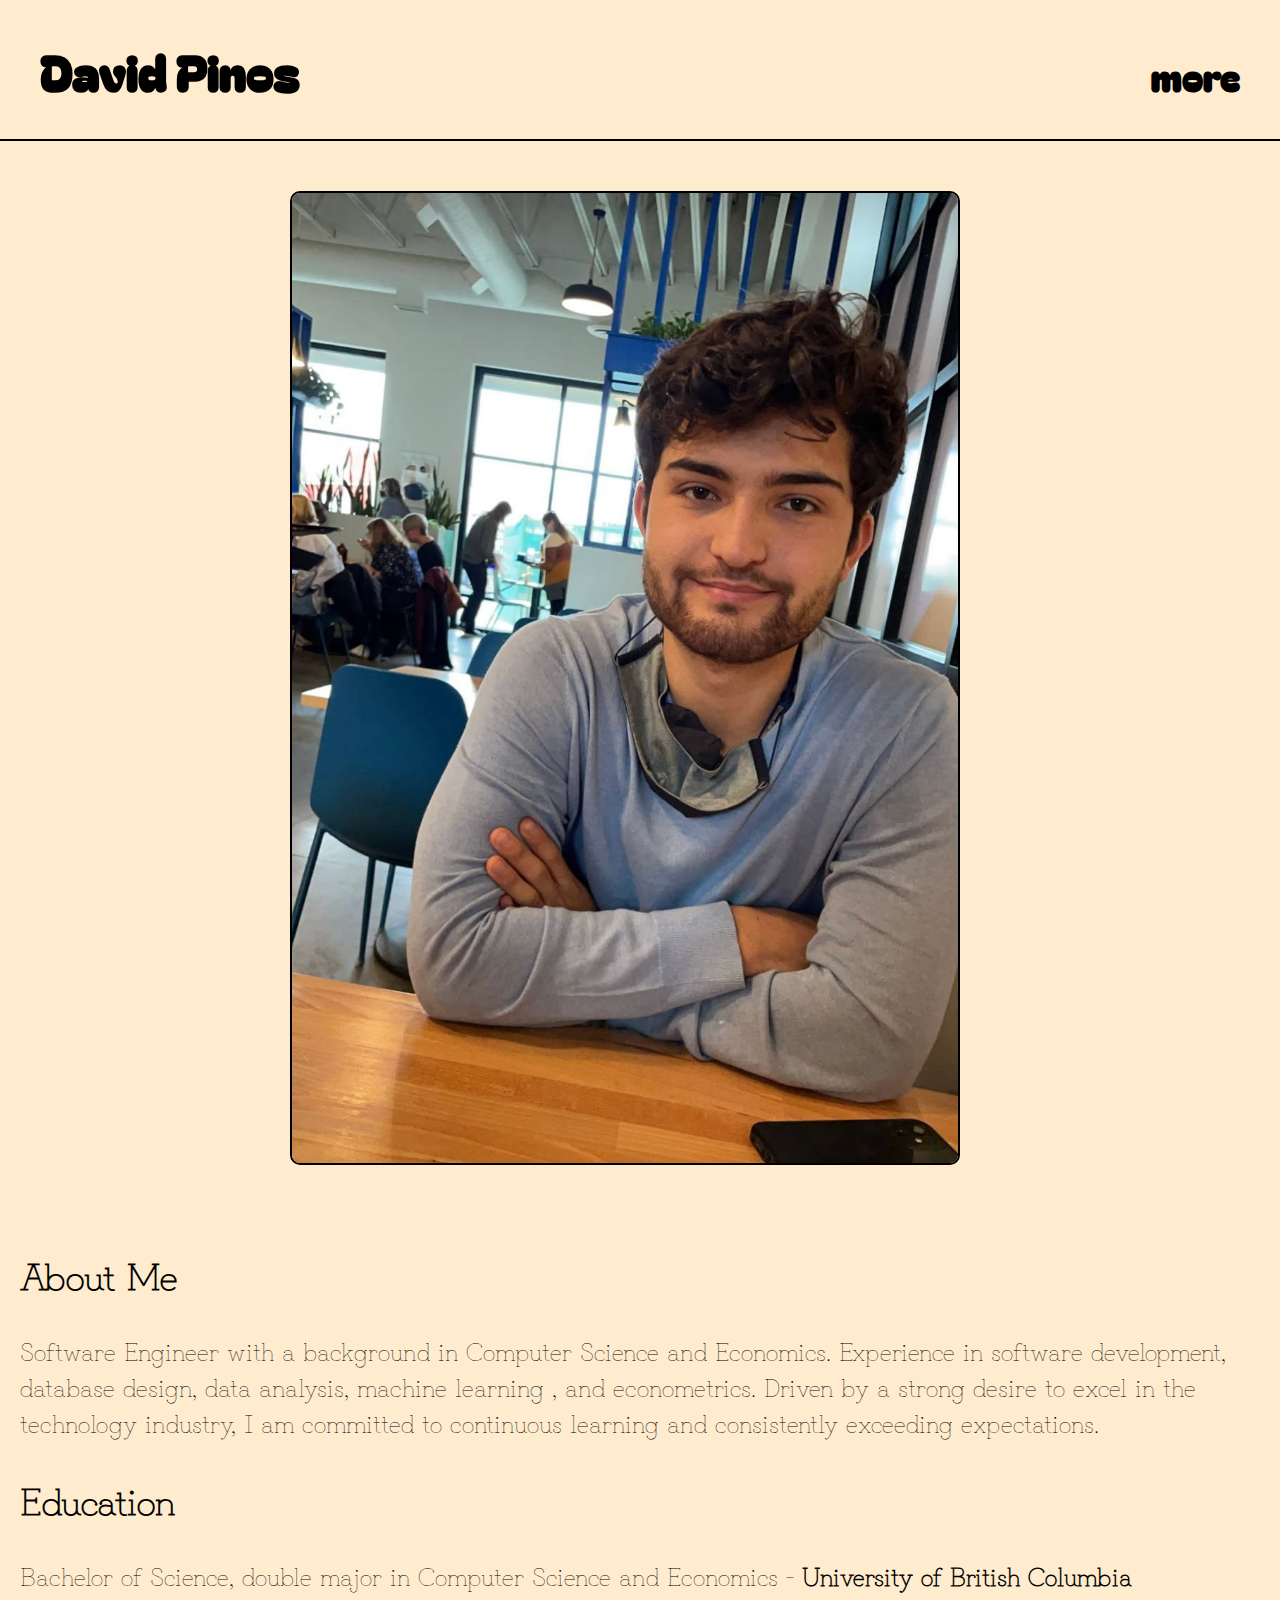
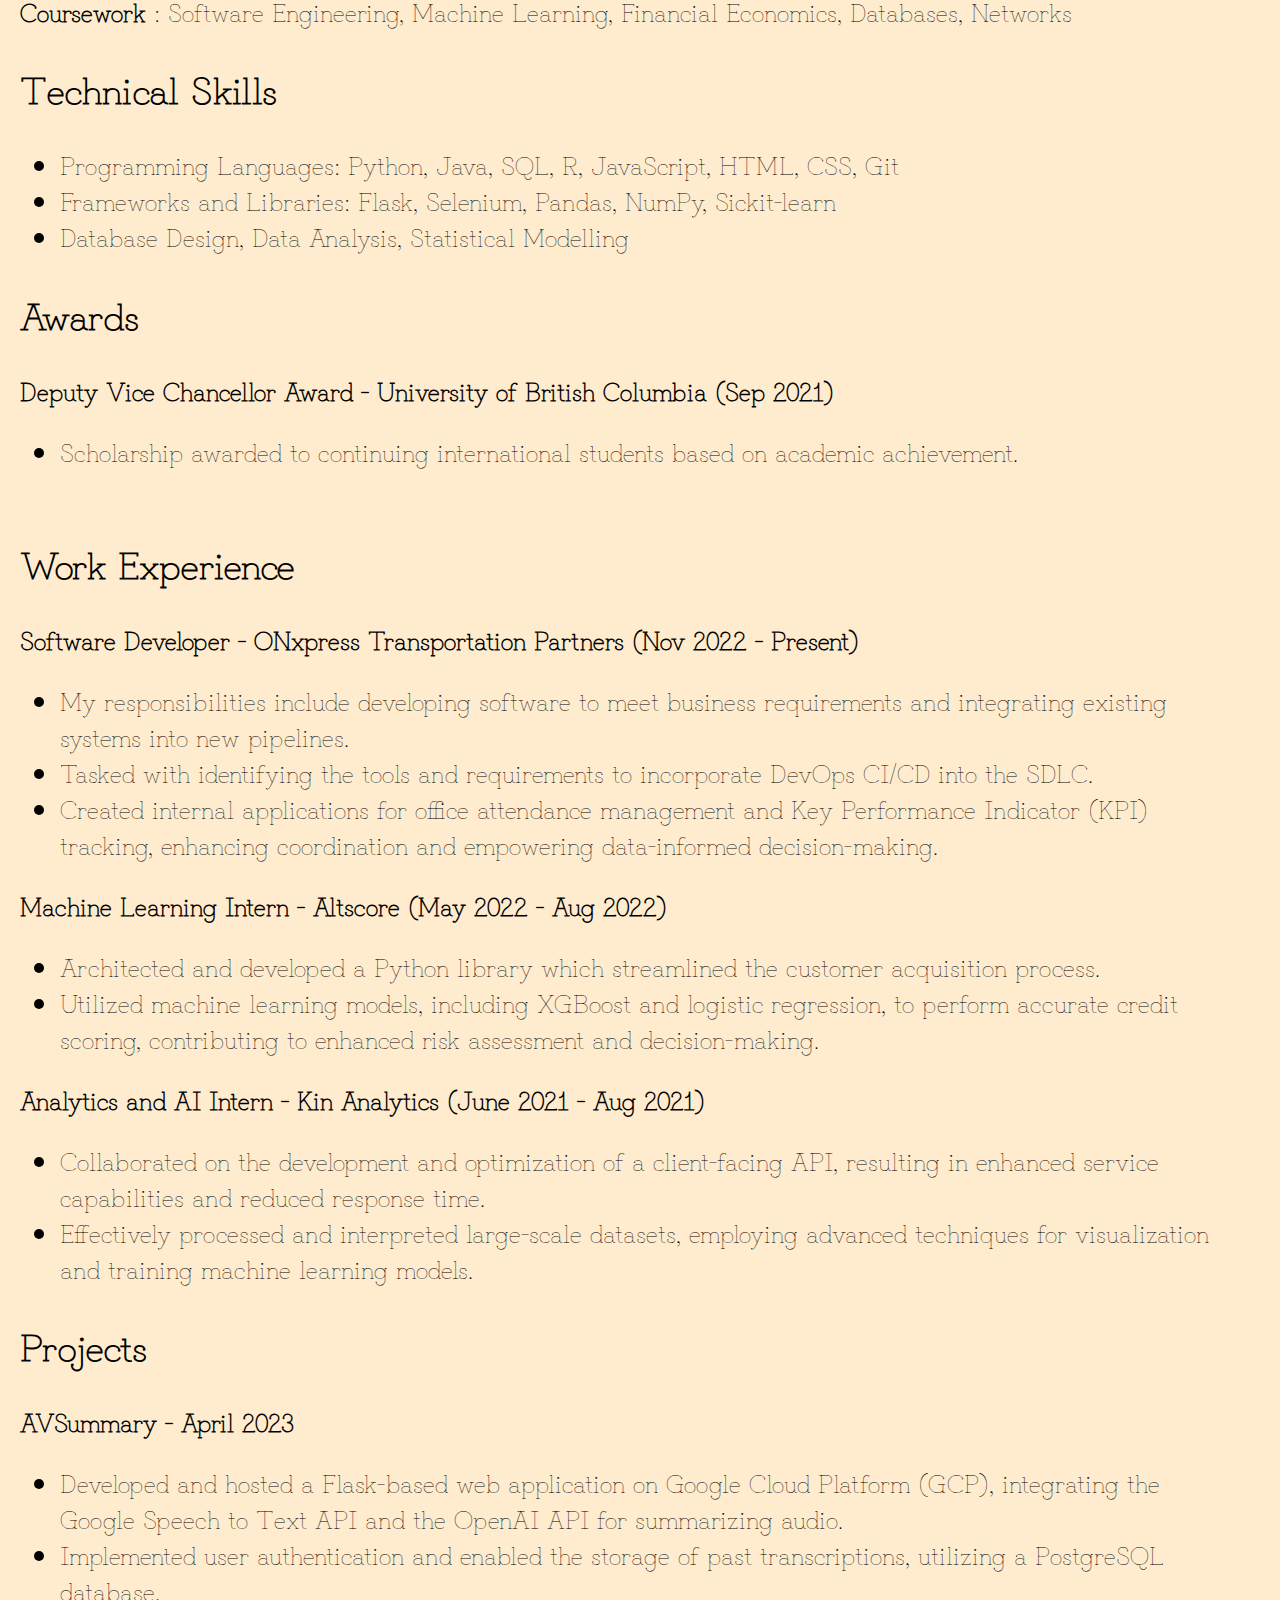
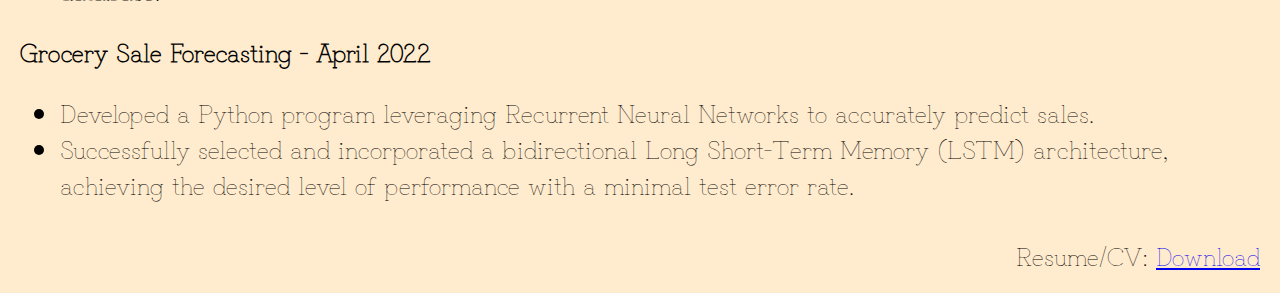
<file: index.html>
<!DOCTYPE html>
<html lang="en">
  <head>
    <meta charset="UTF-8" />
    <meta http-equiv="X-UA-Compatible" content="IE=edge" />
    <meta name="viewport" content="width=device-width, initial-scale=1.0" />
    <link rel="stylesheet" href="css/style2.css" />
    <link
      rel="stylesheet"
      href="https://fonts.googleapis.com/css?family=Bagel_Fat_One"
    />
    <title>David Pinos</title>
  </head>
  <body>
    <div class="heading">
      <h1 class="title-font">David Pinos</h1>
      <h2><a class="me-link" href="me.html">more</a></h2>
    </div>

    <div class="container">
      <div class="about-me">
        <div class="personal-image">
          <img
            class="personal-image-img"
            src="images/yo.jpg"
            alt="mage of Me"
          />
        </div>
        <h2>About Me</h2>

        <p>
          Software Engineer with a background in Computer Science and Economics.
          Experience in software development, database design, data analysis,
          machine learning , and econometrics. Driven by a strong desire to
          excel in the technology industry, I am committed to continuous
          learning and consistently exceeding expectations.
        </p>

        <h2>Education</h2>

        <span class="degree"
          >Bachelor of Science, double major in Computer Science and
          Economics</span
        >
        -
        <a class="inline-link" href="https://www.ubc.ca">
          University of British Columbia</a
        >
        <br />

        <span class="bold-text">Coursework</span> : Software Engineering,
        Machine Learning, Financial Economics, Databases, Networks

        <h2>Technical Skills</h2>
        <ul>
          <li>
            Programming Languages: Python, Java, SQL, R, JavaScript, HTML, CSS,
            Git
          </li>
          <li>
            Frameworks and Libraries: Flask, Selenium, Pandas, NumPy,
            Sickit-learn
          </li>
          <li>Database Design, Data Analysis, Statistical Modelling</li>
        </ul>
        <h2>Awards</h2>
        <h3 class="indent">
          Deputy Vice Chancellor Award - University of British Columbia (Sep
          2021)
        </h3>

        <ul>
          <li>
            Scholarship awarded to continuing international students based on
            academic achievement.
          </li>
        </ul>
      </div>
      <div class="resume">
        <h2>Work Experience</h2>
        <h3 class="indent">
          Software Developer - ONxpress Transportation Partners (Nov 2022 -
          Present)
        </h3>
        <ul>
          <li>
            My responsibilities include developing software to meet business
            requirements and integrating existing systems into new pipelines.
          </li>
          <li>
            Tasked with identifying the tools and requirements to incorporate
            DevOps CI/CD into the SDLC.
          </li>
          <li>
            Created internal applications for office attendance management and
            Key Performance Indicator (KPI) tracking, enhancing coordination and
            empowering data-informed decision-making.
          </li>
        </ul>

        <h3 class="indent">
          Machine Learning Intern - Altscore (May 2022 - Aug 2022)
        </h3>
        <ul>
          <li>
            Architected and developed a Python library which streamlined the
            customer acquisition process.
          </li>
          <li>
            Utilized machine learning models, including XGBoost and logistic
            regression, to perform accurate credit scoring, contributing to
            enhanced risk assessment and decision-making.
          </li>
        </ul>

        <h3 class="indent">
          Analytics and AI Intern - Kin Analytics (June 2021 - Aug 2021)
        </h3>
        <ul>
          <li>
            Collaborated on the development and optimization of a client-facing
            API, resulting in enhanced service capabilities and reduced response
            time.
          </li>
          <li>
            Effectively processed and interpreted large-scale datasets,
            employing advanced techniques for visualization and training machine
            learning models.
          </li>
        </ul>

        <h2>Projects</h2>
        <h3 class="indent">AVSummary - April 2023</h3>
        <ul>
          <li>
            Developed and hosted a Flask-based web application on Google Cloud
            Platform (GCP), integrating the Google Speech to Text API and the
            OpenAI API for summarizing audio.
          </li>
          <li>
            Implemented user authentication and enabled the storage of past
            transcriptions, utilizing a PostgreSQL database.
          </li>
        </ul>

        <h3 class="indent">Grocery Sale Forecasting - April 2022</h3>
        <ul>
          <li>
            Developed a Python program leveraging Recurrent Neural Networks to
            accurately predict sales.
          </li>
          <li>
            Successfully selected and incorporated a bidirectional Long
            Short-Term Memory (LSTM) architecture, achieving the desired level
            of performance with a minimal test error rate.
          </li>
        </ul>
      </div>
      <div class="foot">
        <div class="download">
          Resume/CV:
          <a href="resume.pdf" download="DavidPinos_CV.pdf"> Download </a>
        </div>
      </div>
    </div>
  </body>
</html>
</file>
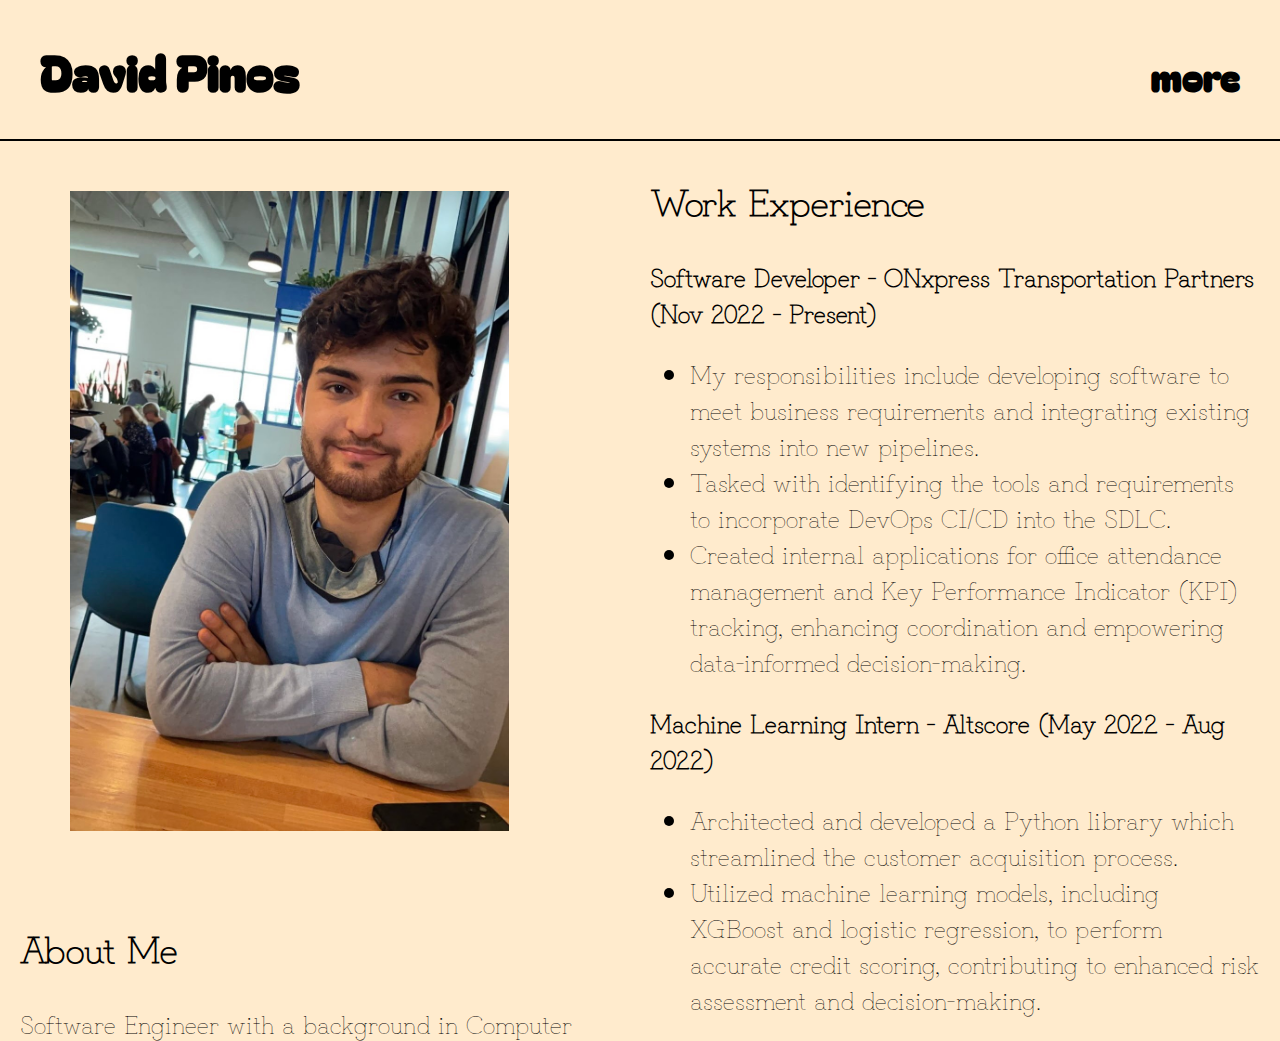
<file: experiment.html>
<!DOCTYPE html>
<html lang="en">
  <head>
    <meta charset="UTF-8" />
    <meta http-equiv="X-UA-Compatible" content="IE=edge" />
    <meta name="viewport" content="width=device-width, initial-scale=1.0" />
    <link rel="stylesheet" href="style2.css" />
    <link
      rel="stylesheet"
      href="https://fonts.googleapis.com/css?family=Bagel_Fat_One"
    />
    <title>David Pinos</title>
  </head>
  <body>
    <div class="heading">
      <h1 class="title-font">David Pinos</h1>
      <h2><a class="me-link" href="me.html">more</a></h2>
    </div>

    <div class="container">
      <div class="about-me">
        <img class="personal-image" src="images/yo.jpg" alt="mage of Me" />
        <h2>About Me</h2>

        <p>
          Software Engineer with a background in Computer Science and Economics.
          Experience in software development, database design, data analysis,
          machine learning , and econometrics. Driven by a strong desire to
          excel in the technology industry, I am committed to continuous
          learning and consistently exceeding expectations.
        </p>

        <h2>Education</h2>

        <span class="degree"
          >Bachelor of Science, double major in Computer Science and
          Economics</span
        >
        -
        <a class="inline-link" href="https://www.ubc.ca">
          University of British Columbia</a
        >
        <br />

        <span class="bold-text">Coursework</span> : Software Engineering,
        Machine Learning, Financial Economics, Databases, Networks

        <h2>Technical Skills</h2>
        <ul>
          <li>
            Programming Languages: Python, Java, SQL, R, JavaScript, HTML, CSS,
            Git
          </li>
          <li>
            Frameworks and Libraries: Flask, Selenium, Pandas, NumPy,
            Sickit-learn
          </li>
          <li>Database Design, Data Analysis, Statistical Modelling</li>
        </ul>
        <h2>Awards</h2>
        <h3 class="indent">
          Deputy Vice Chancellor Award - University of British Columbia (Sep
          2021)
        </h3>

        <ul>
          <li>
            Scholarship awarded to continuing international students based on
            academic achievement.
          </li>
        </ul>
      </div>
      <div class="resume">
        <h2>Work Experience</h2>
        <h3 class="indent">
          Software Developer - ONxpress Transportation Partners (Nov 2022 -
          Present)
        </h3>
        <ul>
          <li>
            My responsibilities include developing software to meet business
            requirements and integrating existing systems into new pipelines.
          </li>
          <li>
            Tasked with identifying the tools and requirements to incorporate
            DevOps CI/CD into the SDLC.
          </li>
          <li>
            Created internal applications for office attendance management and
            Key Performance Indicator (KPI) tracking, enhancing coordination and
            empowering data-informed decision-making.
          </li>
        </ul>

        <h3 class="indent">
          Machine Learning Intern - Altscore (May 2022 - Aug 2022)
        </h3>
        <ul>
          <li>
            Architected and developed a Python library which streamlined the
            customer acquisition process.
          </li>
          <li>
            Utilized machine learning models, including XGBoost and logistic
            regression, to perform accurate credit scoring, contributing to
            enhanced risk assessment and decision-making.
          </li>
        </ul>

        <h3 class="indent">
          Analytics and AI Intern - Kin Analytics (June 2021 - Aug 2021)
        </h3>
        <ul>
          <li>
            Collaborated on the development and optimization of a client-facing
            API, resulting in enhanced service capabilities and reduced response
            time.
          </li>
          <li>
            Effectively processed and interpreted large-scale datasets,
            employing advanced techniques for visualization and training machine
            learning models.
          </li>
        </ul>

        <h2>Projects</h2>
        <h3 class="indent">AVSummary - April 2023</h3>
        <ul>
          <li>
            Developed and hosted a Flask-based web application on Google Cloud
            Platform (GCP), integrating the Google Speech to Text API and the
            OpenAI API for summarizing audio.
          </li>
          <li>
            Implemented user authentication and enabled the storage of past
            transcriptions, utilizing a PostgreSQL database.
          </li>
        </ul>

        <h3 class="indent">Grocery Sale Forecasting - April 2022</h3>
        <ul>
          <li>
            Developed a Python program leveraging Recurrent Neural Networks to
            accurately predict sales.
          </li>
          <li>
            Successfully selected and incorporated a bidirectional Long
            Short-Term Memory (LSTM) architecture, achieving the desired level
            of performance with a minimal test error rate.
          </li>
        </ul>
      </div>
      <div class="download">
        Resume/CV:
        <a href="resume.pdf" download="DavidPinos_CV.pdf"> Download </a>
      </div>
    </div>
  </body>
</html>
</file>
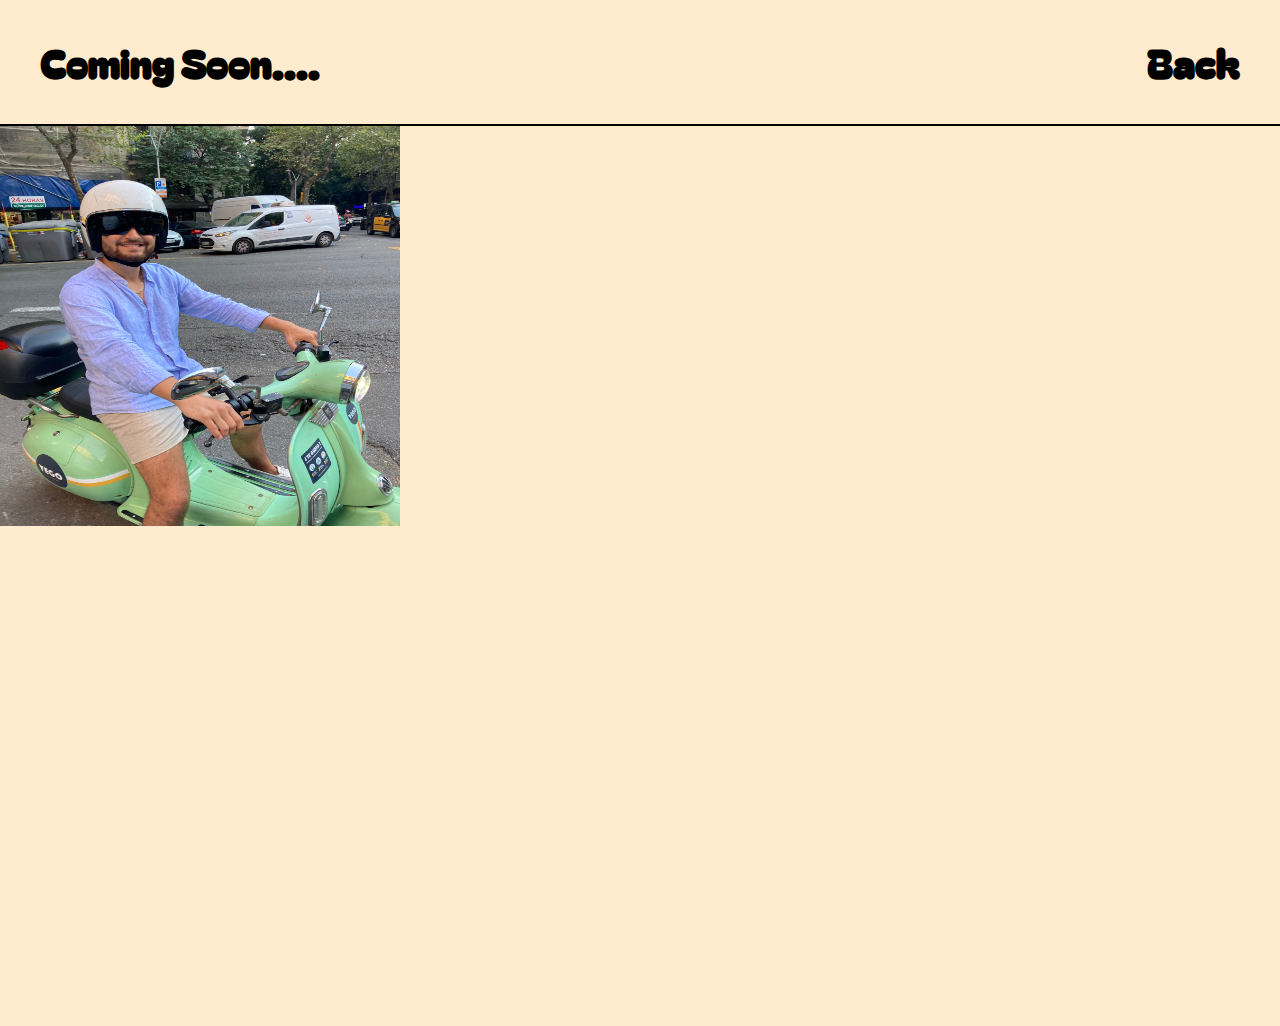
<file: me.html>
<!DOCTYPE html>
<html lang="en">
  <head>
    <meta charset="UTF-8" />
    <meta http-equiv="X-UA-Compatible" content="IE=edge" />
    <meta name="viewport" content="width=device-width, initial-scale=1.0" />
    <link rel="stylesheet" href="css/style.css" />
    <title>Document</title>
  </head>
  <body>
    <div class="second">
      <div class="header">
        <h1>Coming Soon....</h1>
        <h2><a class="link" href="index.html">Back</a></h2>
      </div>
      <div id="container">
        <img id="image" src="images/img.HEIC" alt="Chasing Image" />
      </div>
    </div>
    <script src="js/script.js"></script>
  </body>
</html>
</file>
<file: css/style2.css>
@font-face {
  font-family: "Bagel Fat One";
  src: url("../fonts/BagelFatOne-Regular.ttf") format("truetype");
}
@font-face {
  font-family: "Grandiflora One";
  src: url("../fonts/GrandifloraOne-Regular.ttf") format("truetype");
}
* {
  font-family: "Grandiflora One", Arial;
  font-size: 25px;
}

html,
body {
  height: 100%;
  margin: 0;

  background-color: blanchedalmond;
}

.heading {
  display: flex;
  align-items: baseline;
  justify-content: space-between;
  padding: 0px 40px;
  border-bottom: 2px solid black;

  /* border-bottom: 3px solid black; */
}
.title-font {
  font-family: "Bagel Fat One", Arial, sans-serif;
  font-size: 2em;
}

.me-link {
  text-decoration: none;
  color: black;
  font-family: "Bagel Fat One", Arial, sans-serif;
  font-size: 1.5em;
}
.container {
  height: 100%;
  width: 100vw;
  display: grid;
  /* overflow: auto; */
  grid-template-columns: 1fr 1fr;
}
.about-me {
  grid-column: 1;
  grid-row: 1/3;
  padding: 0px 50px 10px 20px;
}
.personal-image {
  display: flex;
  justify-content: center;
  grid-column: 1;
}
.resume {
  /* height: 20vh;
    width: 40vw; */

  padding: 0 20px 50px 50px;
}

.download {
  padding: 0px 0px 20px 50px;
}

.personal-image-img {
  margin: 50px;
  border-radius: 10px;
  border: 2px solid black;
  height: auto;
  width: 55%;
}

@media (max-width: 1460px) {
  .container {
    /* height: 100%;
    width: 100%; */
    display: grid;
    margin: 0;
    grid-template-columns: 1fr;
    grid-template-rows: 1fr;
  }

  .about-me {
    grid-row: 1;
  }
  .resume {
    padding: 0px 50px 10px 20px;
  }
}

/* width */
::-webkit-scrollbar {
  width: 0px;
}

/* Track */
::-webkit-scrollbar-track {
  border-radius: 10px;
}

::-webkit-scrollbar-thumb:hover {
  background-color: #a8bbbf;
}

.about-me h2 {
  font-size: 1.5em;
}

.resume h2 {
  font-size: 1.5em;
}

.inline-link {
  text-decoration: none;
  color: black;
  font-weight: bold;
}
.bold-text {
  font-weight: bold;
}

.foot {
  display: flex;
  justify-content: flex-end;
  align-items: flex-end;
  padding-right: 20px;
}
</file>
<file: style2.css>
@font-face {
  font-family: "Bagel Fat One";
  src: url("fonts/BagelFatOne-Regular.ttf") format("truetype");
}
@font-face {
  font-family: "Grandiflora One";
  src: url("fonts/GrandifloraOne-Regular.ttf") format("truetype");
}
* {
  font-family: "Grandiflora One", Arial, sans-serif;
  font-size: 25px;
}

html,
body {
  height: 100%;
  margin: 0;
  padding: 0;
  background-color: blanchedalmond;
}

.heading {
  display: flex;
  align-items: baseline;
  justify-content: space-between;
  padding: 0px 40px;
  border-bottom: 2px solid black;

  /* border-bottom: 3px solid black; */
}
.title-font {
  font-family: "Bagel Fat One", Arial, sans-serif;
  font-size: 2em;
}

.me-link {
  text-decoration: none;
  color: black;
  font-family: "Bagel Fat One", Arial, sans-serif;
  font-size: 1.5em;
}
.container {
  height: 100%;
  width: 100%;
  display: grid;
  overflow: auto;
  grid-template-columns: 1fr 1fr;
  grid-template-rows: 1fr 100px;
}
.about-me {
  grid-column: 1;
  grid-row: 1/3;
  padding: 0 10px 50px 20px;
}
.resume {
  /* height: 20vh;
    width: 40vw; */

  padding: 0 20px 50px 10px;
}

.download {
  padding: 0px 0px 50px 50px;
}

.personal-image {
  margin: 50px;

  height: 50vw;
  width: auto;
}

@media (max-width: 768px) {
  .container {
    /* height: 100%;
    width: 100%; */
    display: grid;
    margin: 0;
    grid-template-columns: 1fr;
    grid-template-rows: 1fr;
  }

  .about-me {
    grid-row: 1;
  }

  .personal-image {
    margin: 50px;

    height: 50vw;
    width: auto;
  }
}

/* width */
::-webkit-scrollbar {
  width: 0px;
}

/* Track */
::-webkit-scrollbar-track {
  border-radius: 10px;
}

::-webkit-scrollbar-thumb:hover {
  background-color: #a8bbbf;
}

.about-me h2 {
  font-size: 1.5em;
}

.resume h2 {
  font-size: 1.5em;
}

.inline-link {
  text-decoration: none;
  color: black;
  font-weight: bold;
}
.bold-text {
  font-weight: bold;
}
</file>
<file: css/style.css>
@font-face {
  font-family: "Bagel Fat One";
  src: url("../fonts/BagelFatOne-Regular.ttf") format("truetype");
}

* {
  font-family: "Bagel Fat One", Arial, sans-serif;
  font-size: 40px;
}

html,
body {
  height: 100%;
  margin: 0;
  padding: 0;
  background-color: blanchedalmond;
}

.header {
  display: flex;
  align-items: baseline;
  justify-content: space-between;
  padding: 0px 40px;
  border-bottom: 2px solid black;

  /* border-bottom: 3px solid black; */
}
#container {
  position: relative;
  width: 100%;
  height: 100vh;
}

#image {
  height: 400px;
  width: 400px;
  position: absolute;
  margin: 0px;
  /* Adjust the transition duration and easing as desired */
}
/* width */
::-webkit-scrollbar {
  width: 0px;
}

/* Track */
::-webkit-scrollbar-track {
  border-radius: 10px;
}

::-webkit-scrollbar-thumb:hover {
  background-color: #a8bbbf;
}

.about-me h2 {
  font-size: 1.5em;
}

.resume h2 {
  font-size: 1.5em;
}

.inline-link {
  text-decoration: none;
  color: black;
  font-weight: bold;
}
.bold-text {
  font-weight: bold;
}
.link {
  text-decoration: none;
  color: black;
}
</file>
